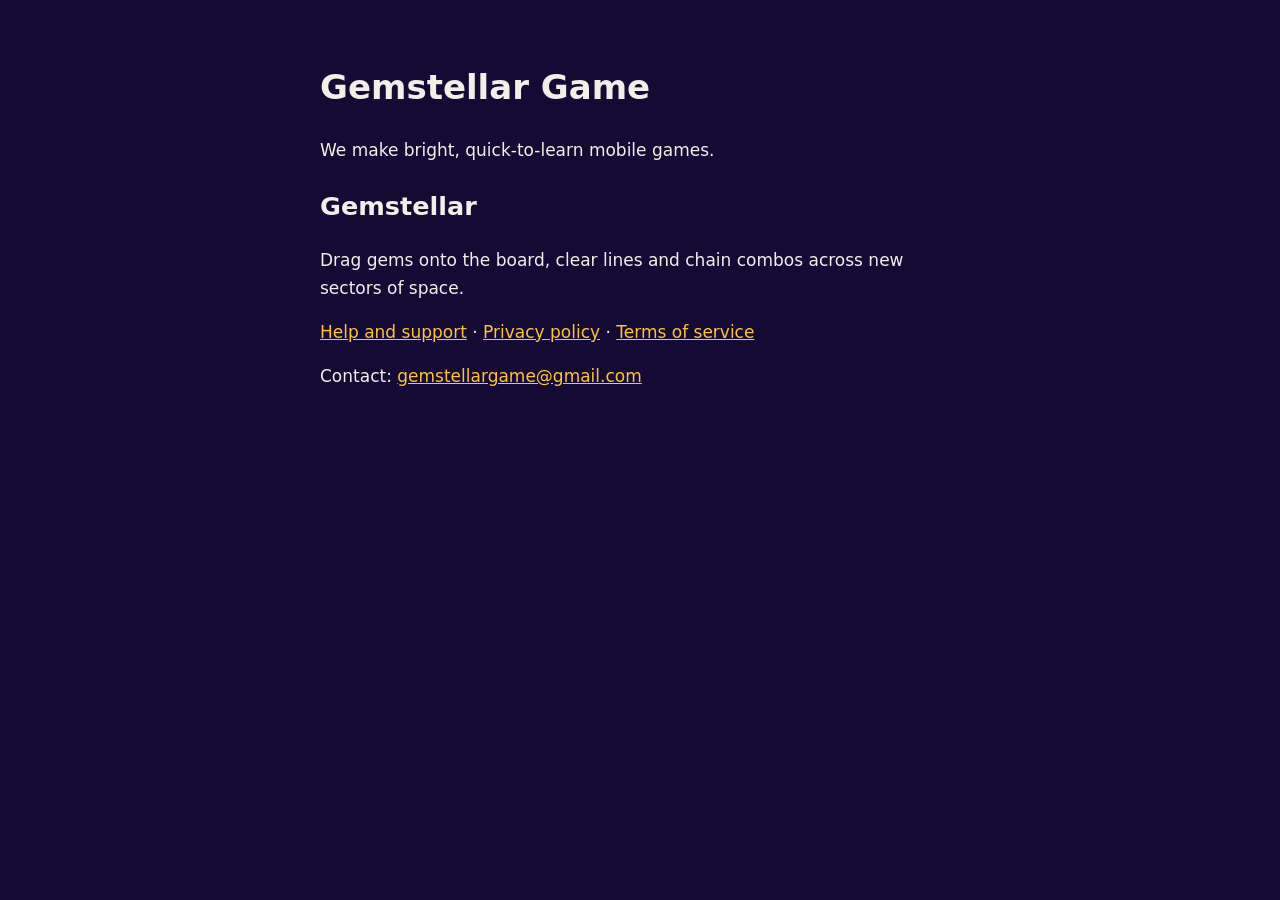
<file: index.html>
<!doctype html>
<html lang="en"><head><meta charset="utf-8"><meta name="viewport" content="width=device-width,initial-scale=1">
<title>Gemstellar Game</title>
<style>body{font:17px/1.6 -apple-system,system-ui,sans-serif;max-width:640px;margin:60px auto;padding:0 20px;background:#150A33;color:#F3EFE8}a{color:#FFC23E}h1{font-size:34px}</style></head>
<body>
<!-- Your company website. Apple wants a real public site on the same domain as your work email. -->
<h1>Gemstellar Game</h1>
<p>We make bright, quick-to-learn mobile games.</p>
<h2>Gemstellar</h2>
<p>Drag gems onto the board, clear lines and chain combos across new sectors of space.</p>
<p><a href="support.html">Help and support</a> · <a href="privacy-policy.html">Privacy policy</a> · <a href="terms.html">Terms of service</a></p>
<p>Contact: <a href="mailto:gemstellargame@gmail.com">gemstellargame@gmail.com</a></p>
</body></html>
</file>
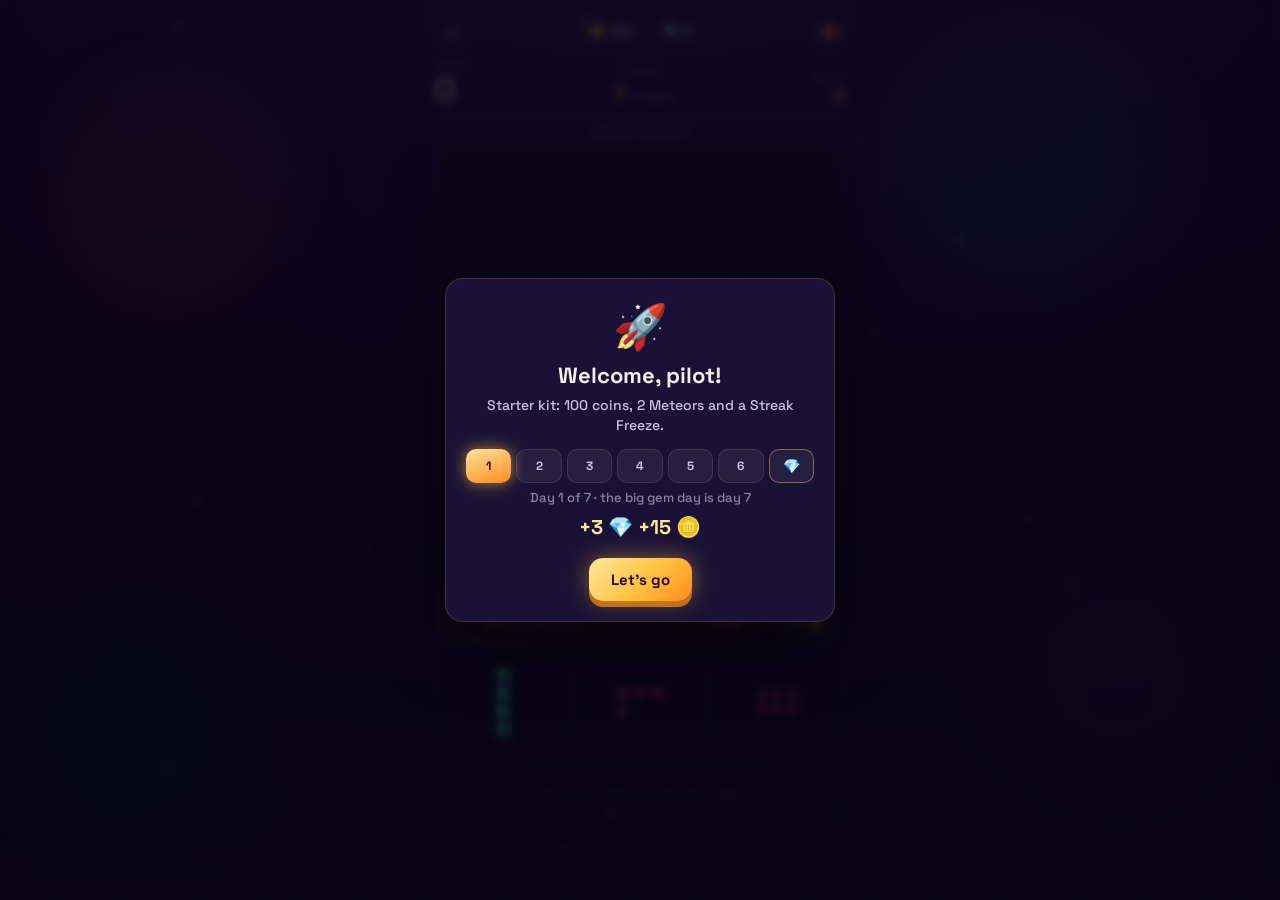
<file: play-e9e17b4be4/index.html>
<!doctype html>
<html lang="en">
  <head>
    <meta charset="utf-8" />
    <meta name="viewport" content="width=device-width, initial-scale=1, maximum-scale=1, user-scalable=no, viewport-fit=cover" />
    <meta name="theme-color" content="#150A33" />
    <meta name="color-scheme" content="dark" />
    <title>Gemstellar</title>
    <style>html,body{overscroll-behavior:none;background:#150a33;margin:0;padding:0}body{-webkit-user-select:none;user-select:none;-webkit-touch-callout:none;touch-action:manipulation}#root{min-height:100vh;min-height:100dvh}</style>
    <script type="module" crossorigin src="./assets/index-C3v4KTBB.js"></script>
    <link rel="stylesheet" crossorigin href="./assets/index-CJn8HR__.css">
  </head>
  <body>
    <div id="root"></div>
  </body>
</html>
</file>
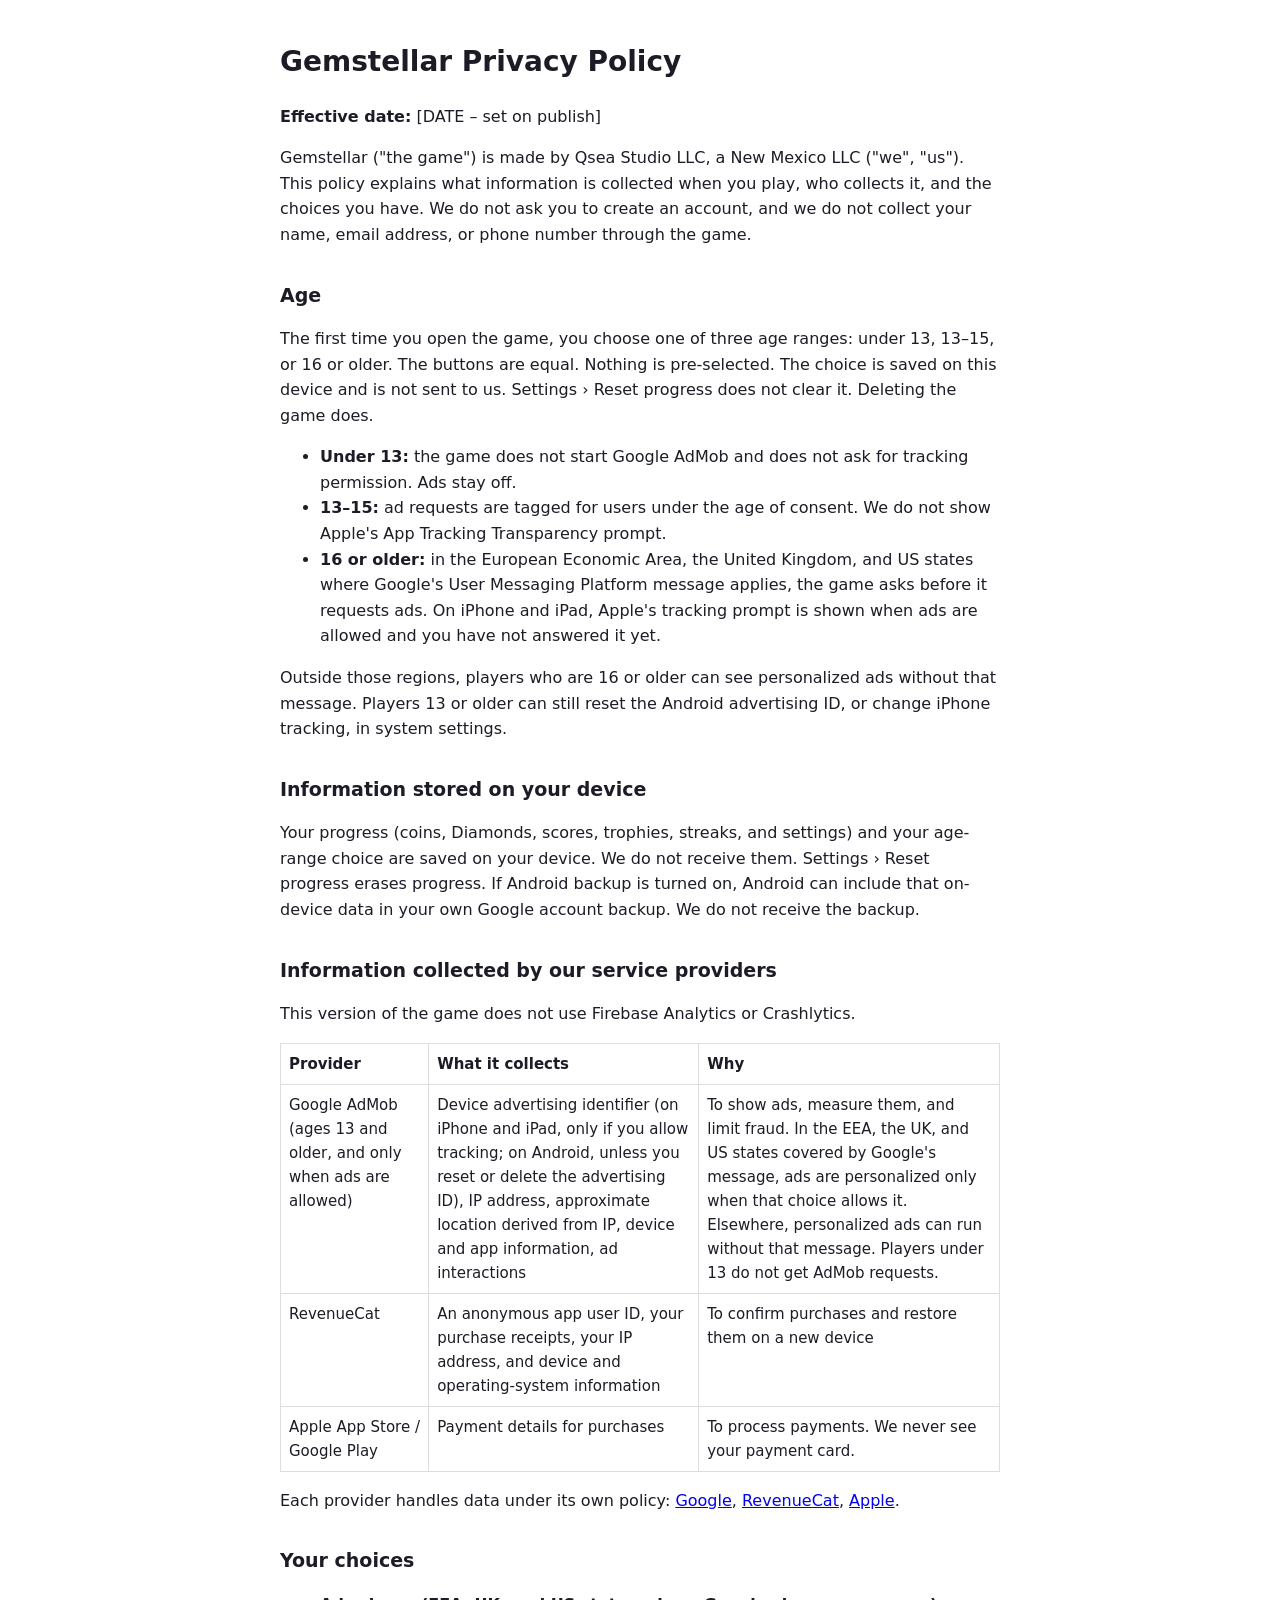
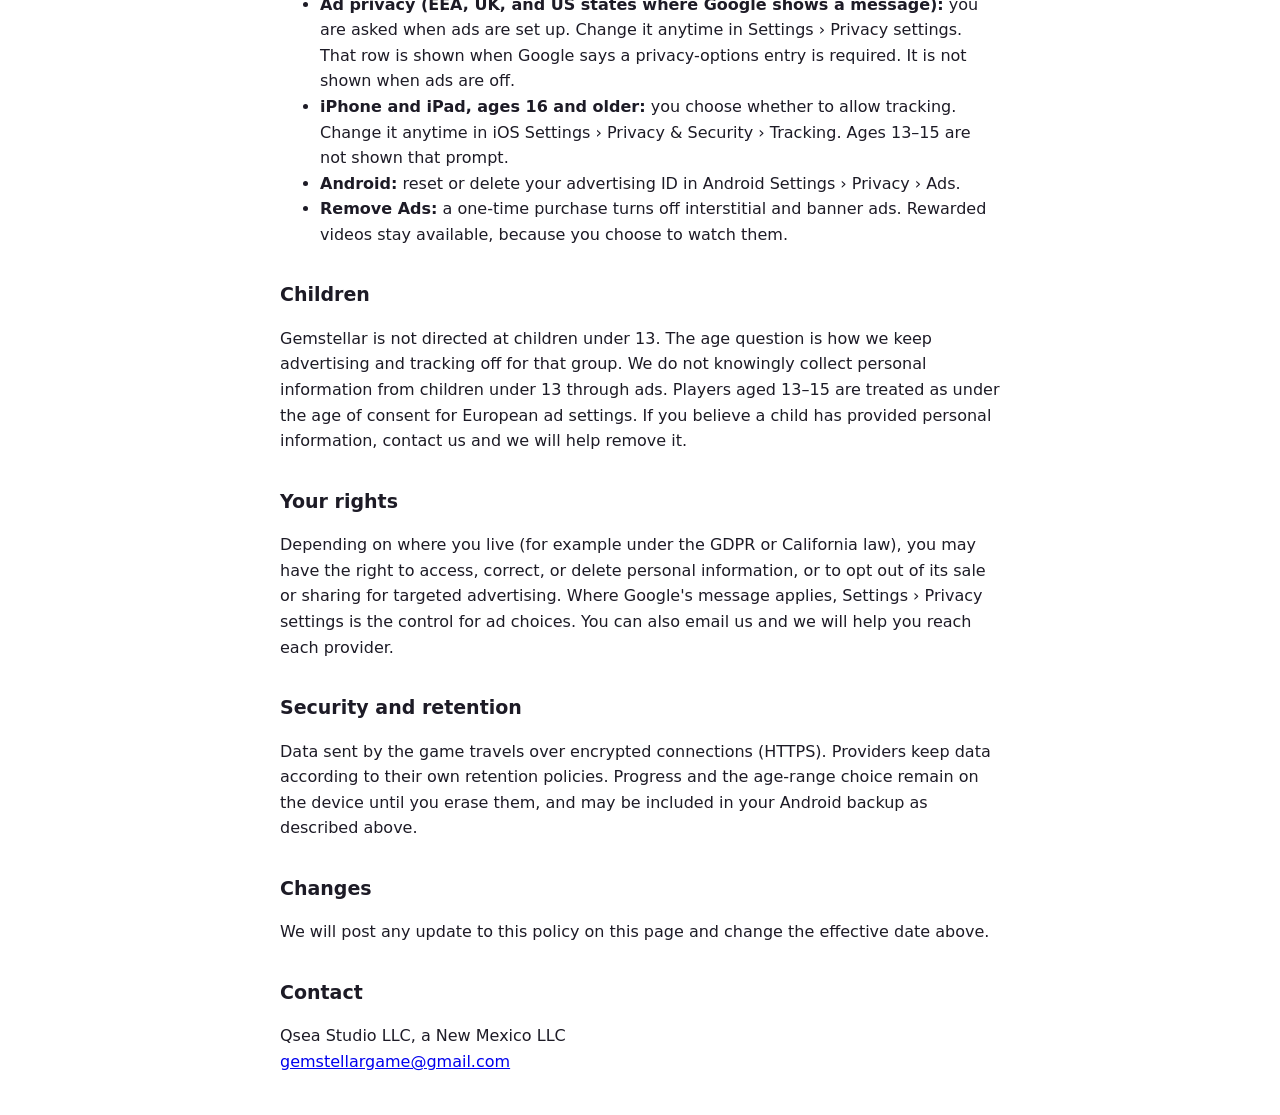
<file: privacy-policy.html>
<!doctype html>
<html lang="en"><head><meta charset="utf-8"><meta name="viewport" content="width=device-width,initial-scale=1">
<title>Gemstellar Privacy Policy</title>
<style>body{font:16px/1.6 -apple-system,system-ui,Segoe UI,Roboto,sans-serif;max-width:720px;margin:40px auto;padding:0 20px;color:#1d1b26}h1{font-size:28px}h2{font-size:19px;margin-top:32px}td,th{border:1px solid #ddd;padding:8px;text-align:left;vertical-align:top}table{border-collapse:collapse;width:100%;font-size:15px}</style></head>
<body>
<h1>Gemstellar Privacy Policy</h1>
<p><strong>Effective date:</strong> [DATE – set on publish]</p>
<p>Gemstellar ("the game") is made by Qsea Studio LLC, a New Mexico LLC ("we", "us"). This policy explains what information is collected when you play, who collects it, and the choices you have. We do not ask you to create an account, and we do not collect your name, email address, or phone number through the game.</p>

<h2>Age</h2>
<p>The first time you open the game, you choose one of three age ranges: under 13, 13–15, or 16 or older. The buttons are equal. Nothing is pre-selected. The choice is saved on this device and is not sent to us. Settings › Reset progress does not clear it. Deleting the game does.</p>
<ul>
<li><strong>Under 13:</strong> the game does not start Google AdMob and does not ask for tracking permission. Ads stay off.</li>
<li><strong>13–15:</strong> ad requests are tagged for users under the age of consent. We do not show Apple's App Tracking Transparency prompt.</li>
<li><strong>16 or older:</strong> in the European Economic Area, the United Kingdom, and US states where Google's User Messaging Platform message applies, the game asks before it requests ads. On iPhone and iPad, Apple's tracking prompt is shown when ads are allowed and you have not answered it yet.</li>
</ul>
<p>Outside those regions, players who are 16 or older can see personalized ads without that message. Players 13 or older can still reset the Android advertising ID, or change iPhone tracking, in system settings.</p>

<h2>Information stored on your device</h2>
<p>Your progress (coins, Diamonds, scores, trophies, streaks, and settings) and your age-range choice are saved on your device. We do not receive them. Settings › Reset progress erases progress. If Android backup is turned on, Android can include that on-device data in your own Google account backup. We do not receive the backup.</p>

<h2>Information collected by our service providers</h2>
<p>This version of the game does not use Firebase Analytics or Crashlytics.</p>
<table>
<tr><th>Provider</th><th>What it collects</th><th>Why</th></tr>
<tr><td>Google AdMob (ages 13 and older, and only when ads are allowed)</td><td>Device advertising identifier (on iPhone and iPad, only if you allow tracking; on Android, unless you reset or delete the advertising ID), IP address, approximate location derived from IP, device and app information, ad interactions</td><td>To show ads, measure them, and limit fraud. In the EEA, the UK, and US states covered by Google's message, ads are personalized only when that choice allows it. Elsewhere, personalized ads can run without that message. Players under 13 do not get AdMob requests.</td></tr>
<tr><td>RevenueCat</td><td>An anonymous app user ID, your purchase receipts, your IP address, and device and operating-system information</td><td>To confirm purchases and restore them on a new device</td></tr>
<tr><td>Apple App Store / Google Play</td><td>Payment details for purchases</td><td>To process payments. We never see your payment card.</td></tr>
</table>
<p>Each provider handles data under its own policy: <a href="https://policies.google.com/privacy">Google</a>, <a href="https://www.revenuecat.com/privacy">RevenueCat</a>, <a href="https://www.apple.com/legal/privacy/">Apple</a>.</p>

<h2>Your choices</h2>
<ul>
<li><strong>Ad privacy (EEA, UK, and US states where Google shows a message):</strong> you are asked when ads are set up. Change it anytime in Settings › Privacy settings. That row is shown when Google says a privacy-options entry is required. It is not shown when ads are off.</li>
<li><strong>iPhone and iPad, ages 16 and older:</strong> you choose whether to allow tracking. Change it anytime in iOS Settings › Privacy &amp; Security › Tracking. Ages 13–15 are not shown that prompt.</li>
<li><strong>Android:</strong> reset or delete your advertising ID in Android Settings › Privacy › Ads.</li>
<li><strong>Remove Ads:</strong> a one-time purchase turns off interstitial and banner ads. Rewarded videos stay available, because you choose to watch them.</li>
</ul>

<h2>Children</h2>
<p>Gemstellar is not directed at children under 13. The age question is how we keep advertising and tracking off for that group. We do not knowingly collect personal information from children under 13 through ads. Players aged 13–15 are treated as under the age of consent for European ad settings. If you believe a child has provided personal information, contact us and we will help remove it.</p>

<h2>Your rights</h2>
<p>Depending on where you live (for example under the GDPR or California law), you may have the right to access, correct, or delete personal information, or to opt out of its sale or sharing for targeted advertising. Where Google's message applies, Settings › Privacy settings is the control for ad choices. You can also email us and we will help you reach each provider.</p>

<h2>Security and retention</h2>
<p>Data sent by the game travels over encrypted connections (HTTPS). Providers keep data according to their own retention policies. Progress and the age-range choice remain on the device until you erase them, and may be included in your Android backup as described above.</p>

<h2>Changes</h2>
<p>We will post any update to this policy on this page and change the effective date above.</p>

<h2>Contact</h2>
<p>Qsea Studio LLC, a New Mexico LLC<br><a href="mailto:gemstellargame@gmail.com">gemstellargame@gmail.com</a></p>
</body></html>
</file>
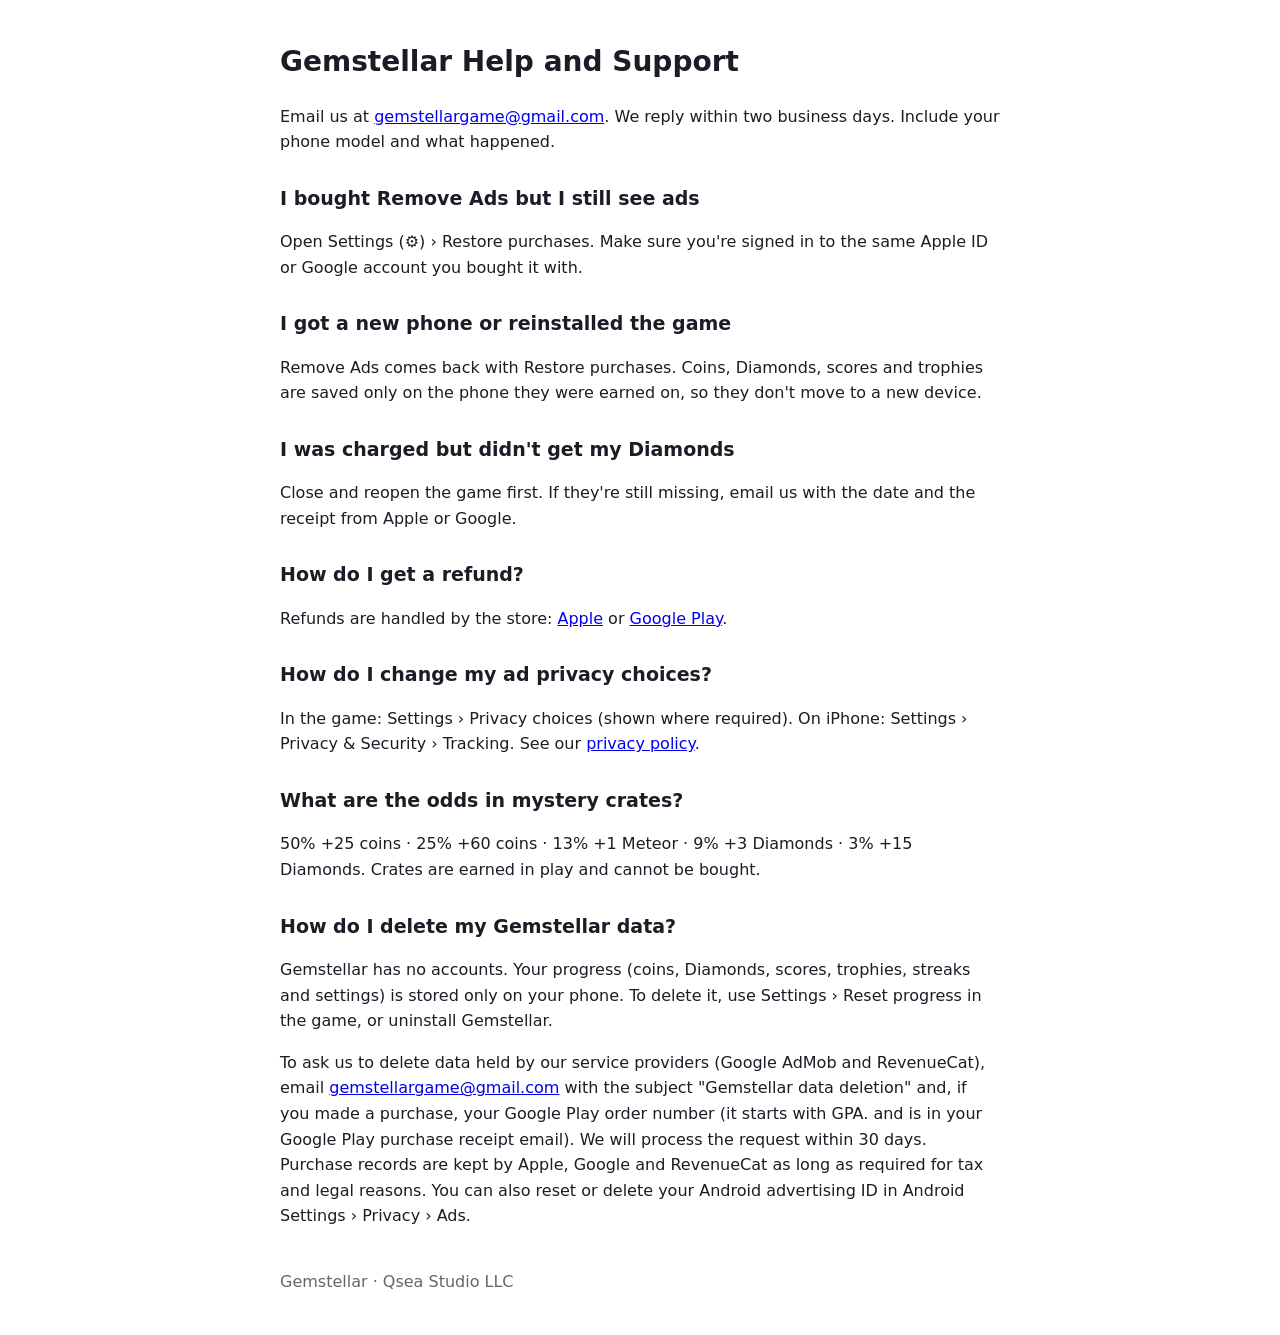
<file: support.html>
<!doctype html>
<html lang="en"><head><meta charset="utf-8"><meta name="viewport" content="width=device-width,initial-scale=1">
<title>Gemstellar Help and Support</title>
<style>body{font:16px/1.6 -apple-system,system-ui,Segoe UI,Roboto,sans-serif;max-width:720px;margin:40px auto;padding:0 20px;color:#1d1b26}h1{font-size:28px}h2{font-size:19px;margin-top:28px}</style></head>
<body>
<!-- REPLACE every [BRACKETED] value before publishing. -->
<h1>Gemstellar Help and Support</h1>
<p>Email us at <a href="mailto:gemstellargame@gmail.com">gemstellargame@gmail.com</a>. We reply within two business days. Include your phone model and what happened.</p>

<h2>I bought Remove Ads but I still see ads</h2>
<p>Open Settings (⚙️) › Restore purchases. Make sure you're signed in to the same Apple ID or Google account you bought it with.</p>

<h2>I got a new phone or reinstalled the game</h2>
<p>Remove Ads comes back with Restore purchases. Coins, Diamonds, scores and trophies are saved only on the phone they were earned on, so they don't move to a new device.</p>

<h2>I was charged but didn't get my Diamonds</h2>
<p>Close and reopen the game first. If they're still missing, email us with the date and the receipt from Apple or Google.</p>

<h2>How do I get a refund?</h2>
<p>Refunds are handled by the store: <a href="https://reportaproblem.apple.com">Apple</a> or <a href="https://support.google.com/googleplay/answer/2479637">Google Play</a>.</p>

<h2>How do I change my ad privacy choices?</h2>
<p>In the game: Settings › Privacy choices (shown where required). On iPhone: Settings › Privacy & Security › Tracking. See our <a href="privacy-policy.html">privacy policy</a>.</p>

<h2>What are the odds in mystery crates?</h2>
<p>50% +25 coins · 25% +60 coins · 13% +1 Meteor · 9% +3 Diamonds · 3% +15 Diamonds. Crates are earned in play and cannot be bought.</p>

<h2 id="delete-data">How do I delete my Gemstellar data?</h2>
<p>Gemstellar has no accounts. Your progress (coins, Diamonds, scores, trophies, streaks and settings) is stored only on your phone. To delete it, use Settings › Reset progress in the game, or uninstall Gemstellar.</p>
<p>To ask us to delete data held by our service providers (Google AdMob and RevenueCat), email <a href="mailto:gemstellargame@gmail.com?subject=Gemstellar%20data%20deletion">gemstellargame@gmail.com</a> with the subject "Gemstellar data deletion" and, if you made a purchase, your Google Play order number (it starts with GPA. and is in your Google Play purchase receipt email). We will process the request within 30 days. Purchase records are kept by Apple, Google and RevenueCat as long as required for tax and legal reasons. You can also reset or delete your Android advertising ID in Android Settings › Privacy › Ads.</p>

<p style="margin-top:40px;color:#666">Gemstellar · Qsea Studio LLC</p>
</body></html>
</file>
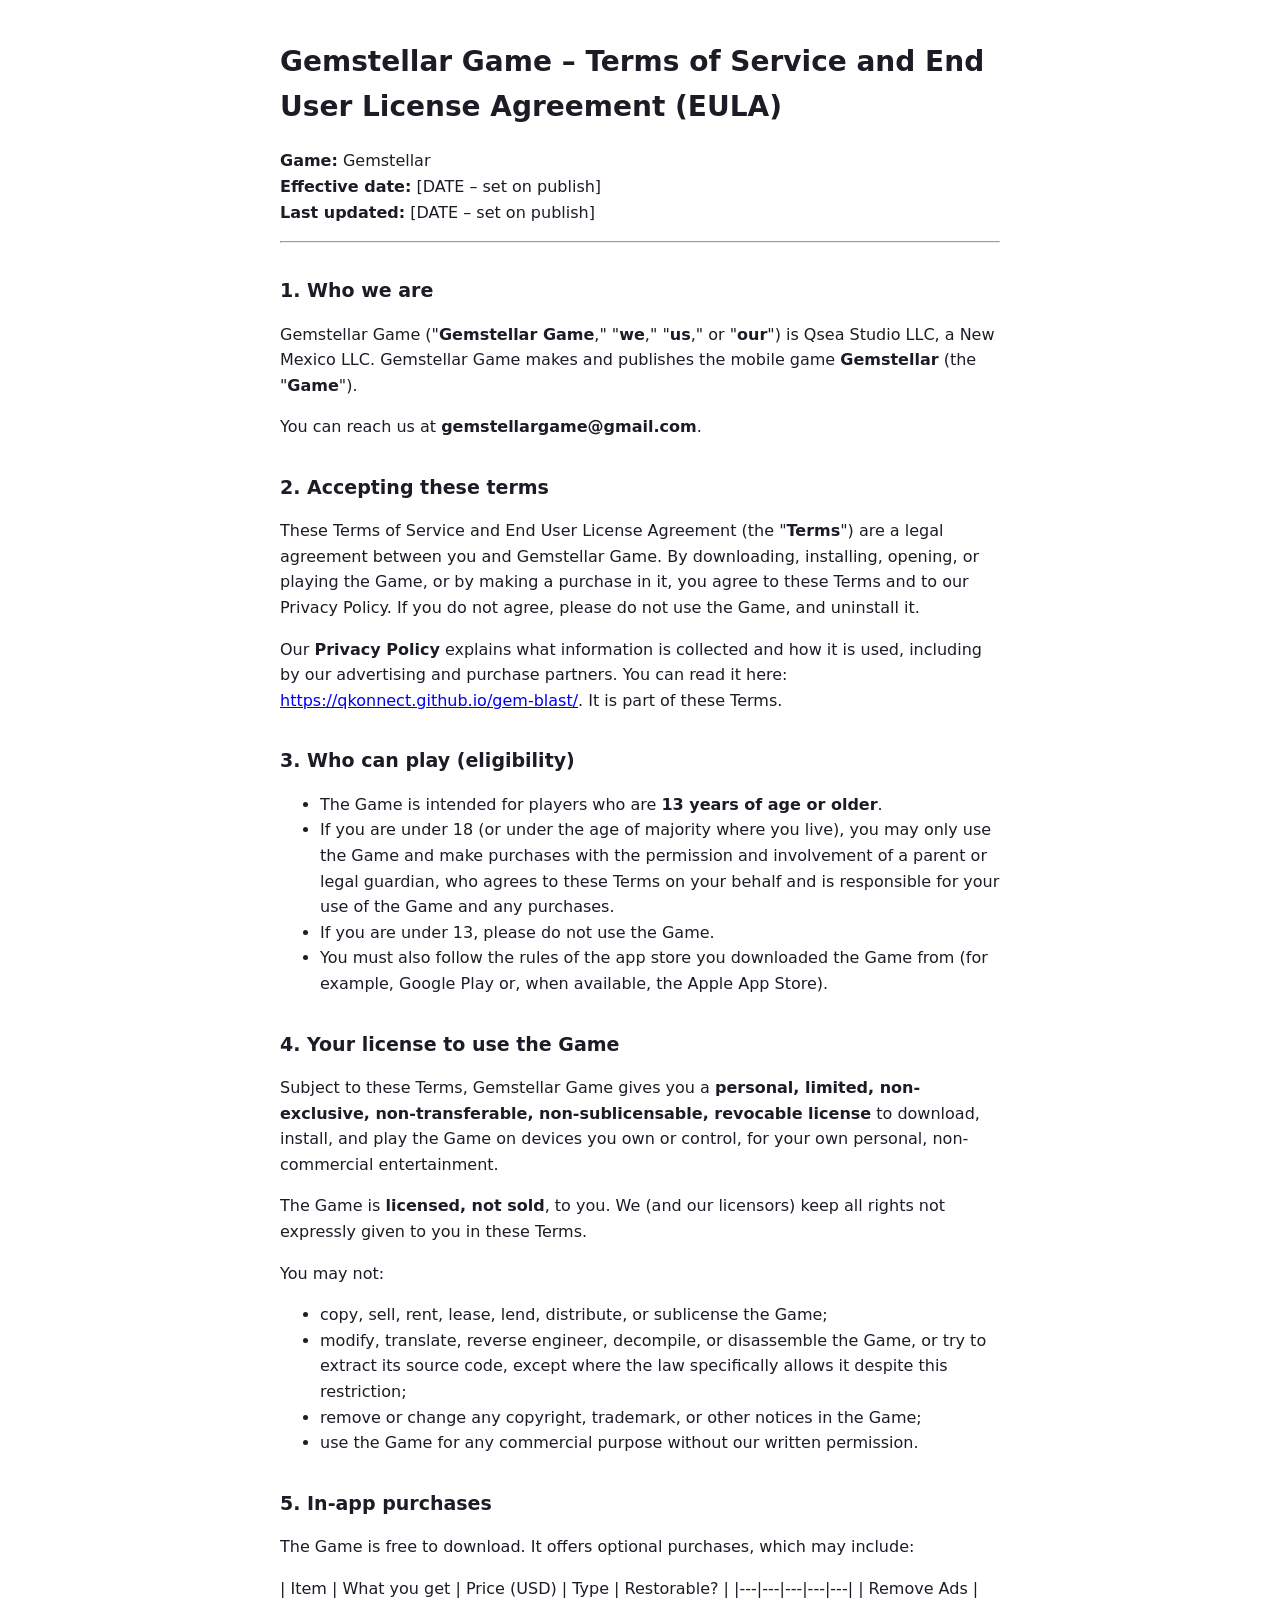
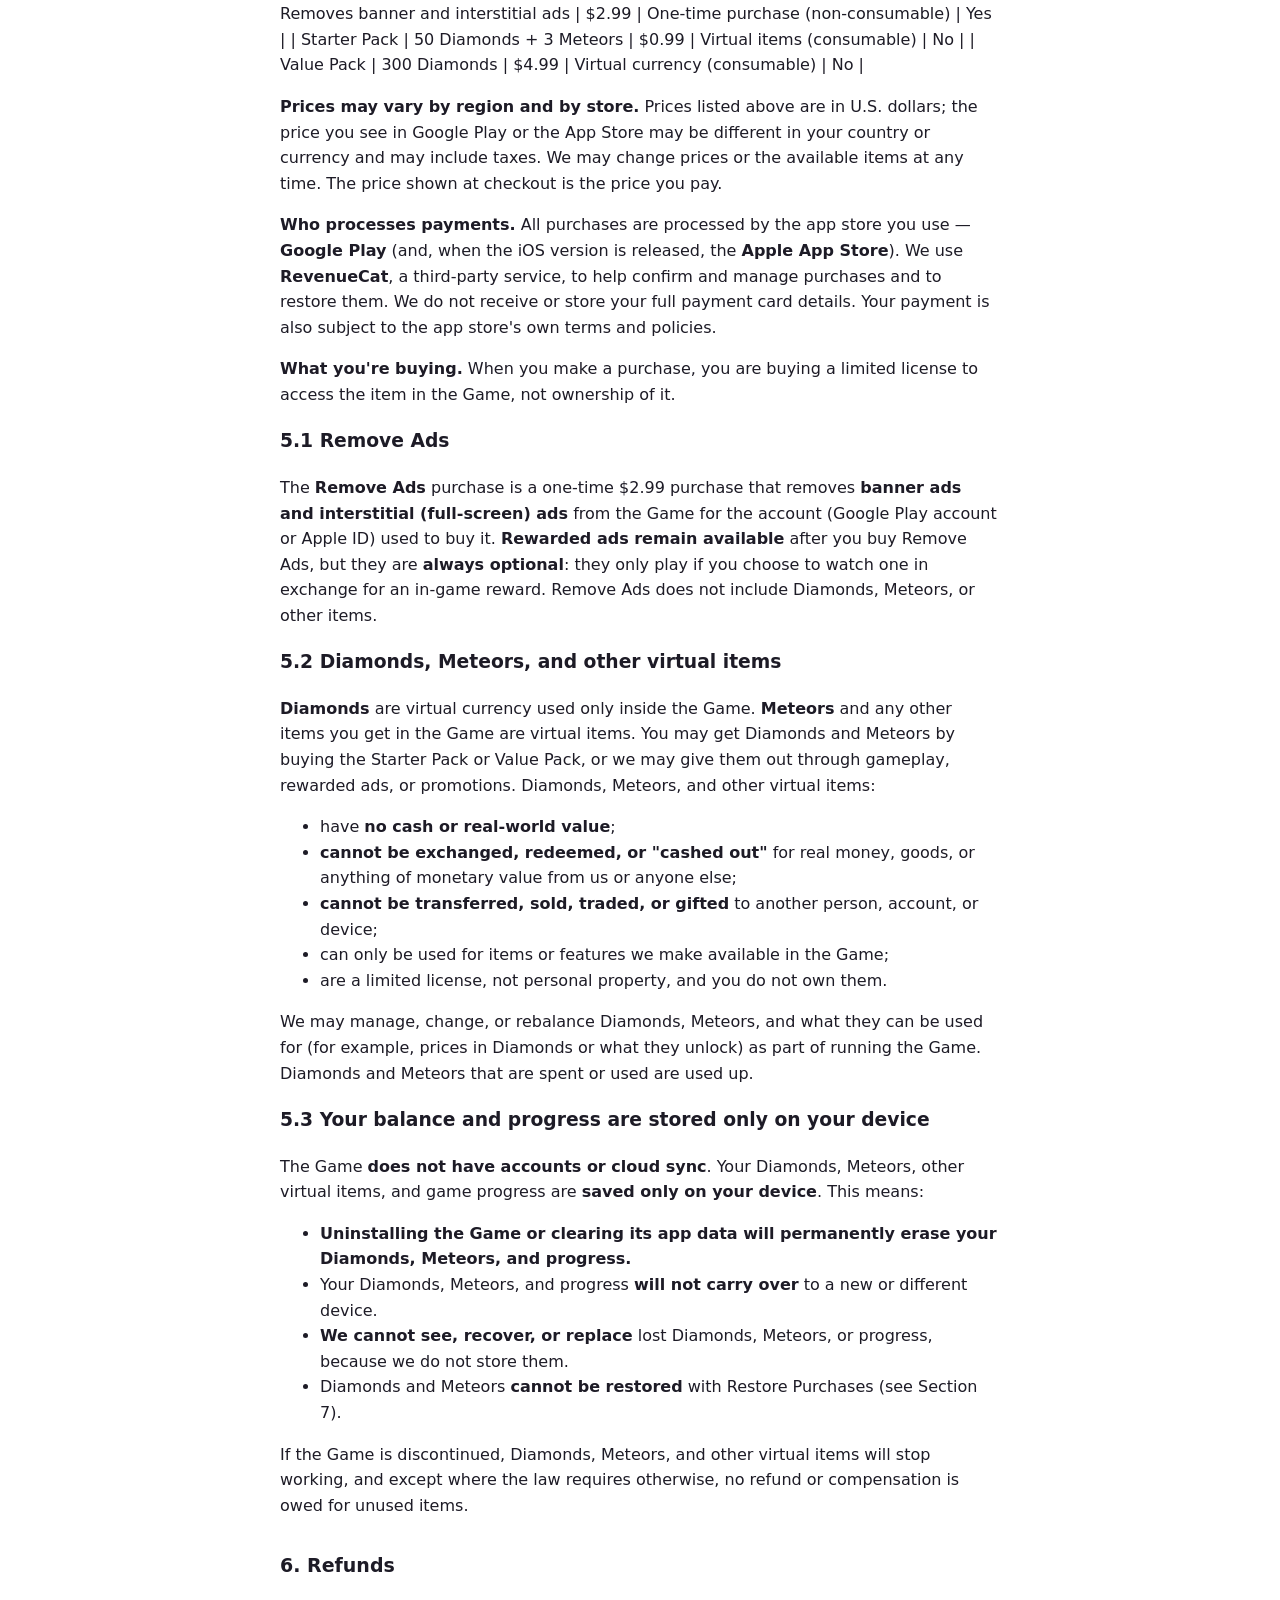
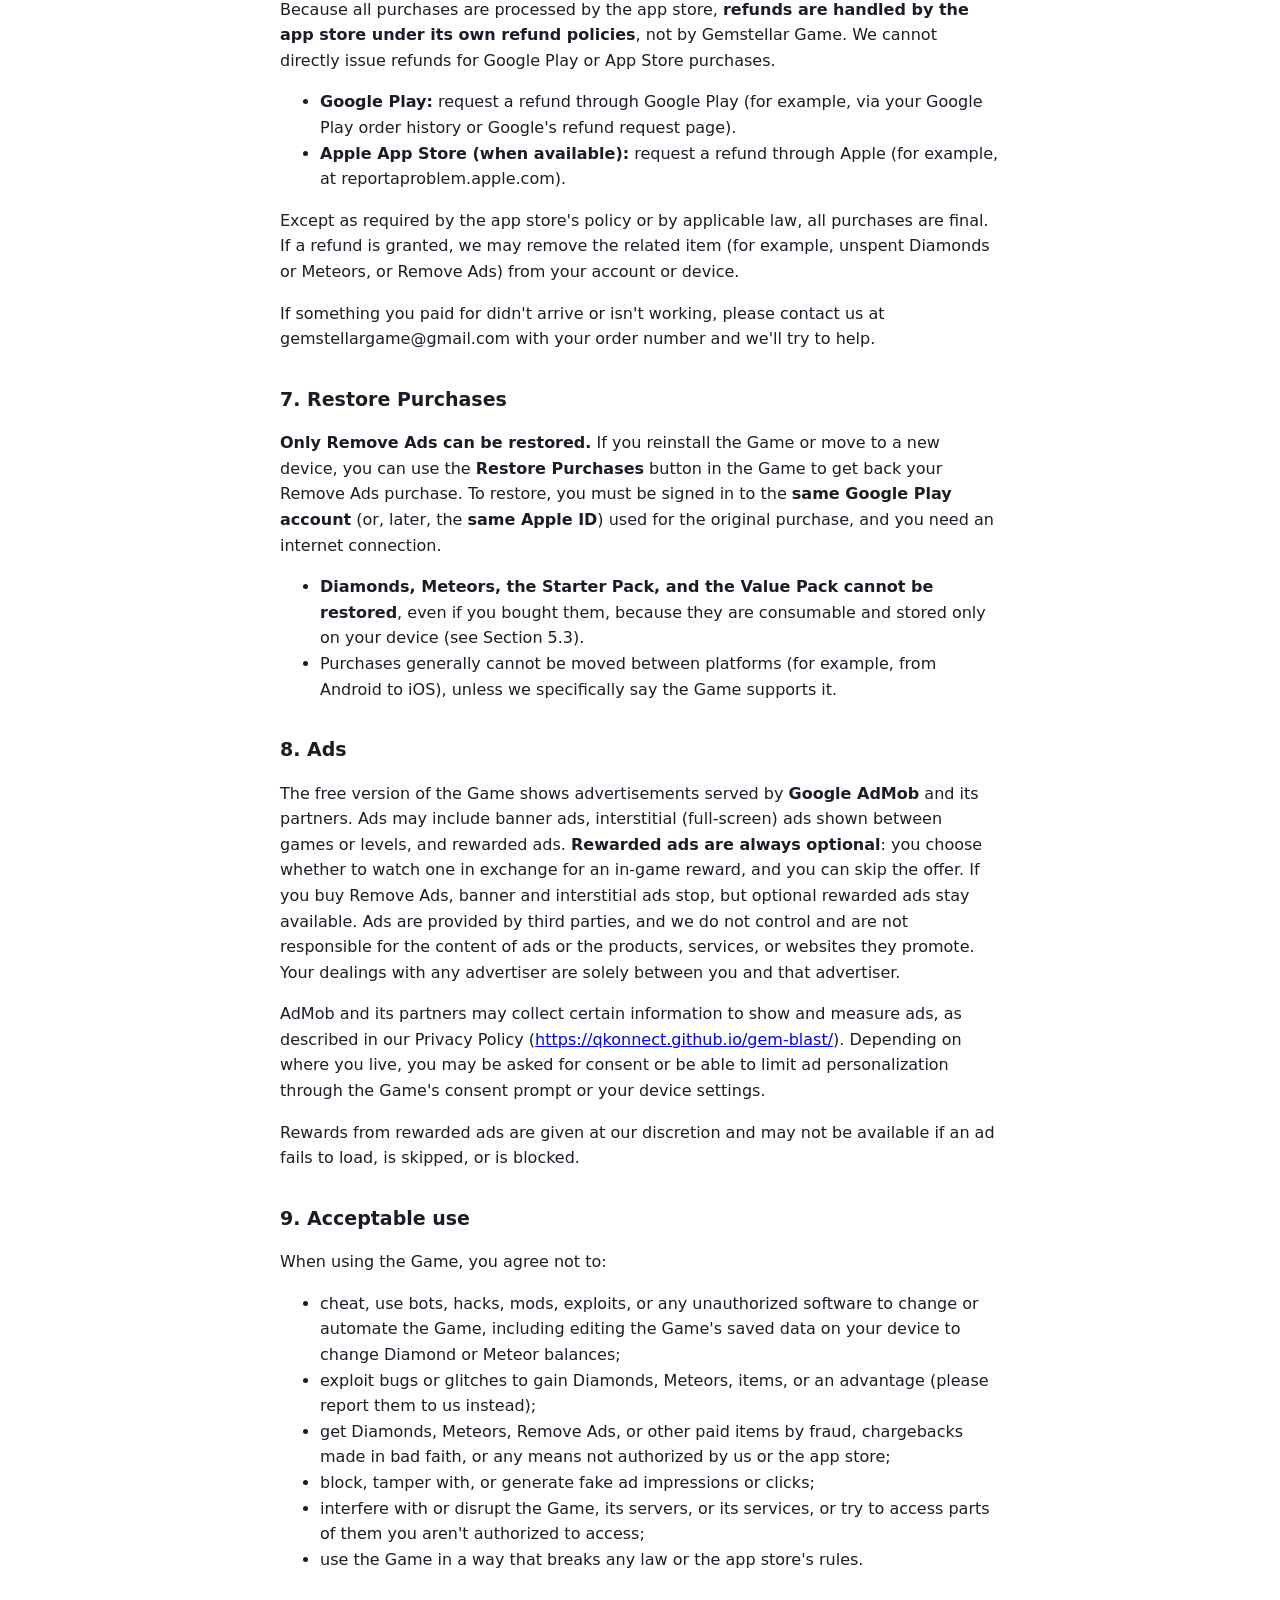
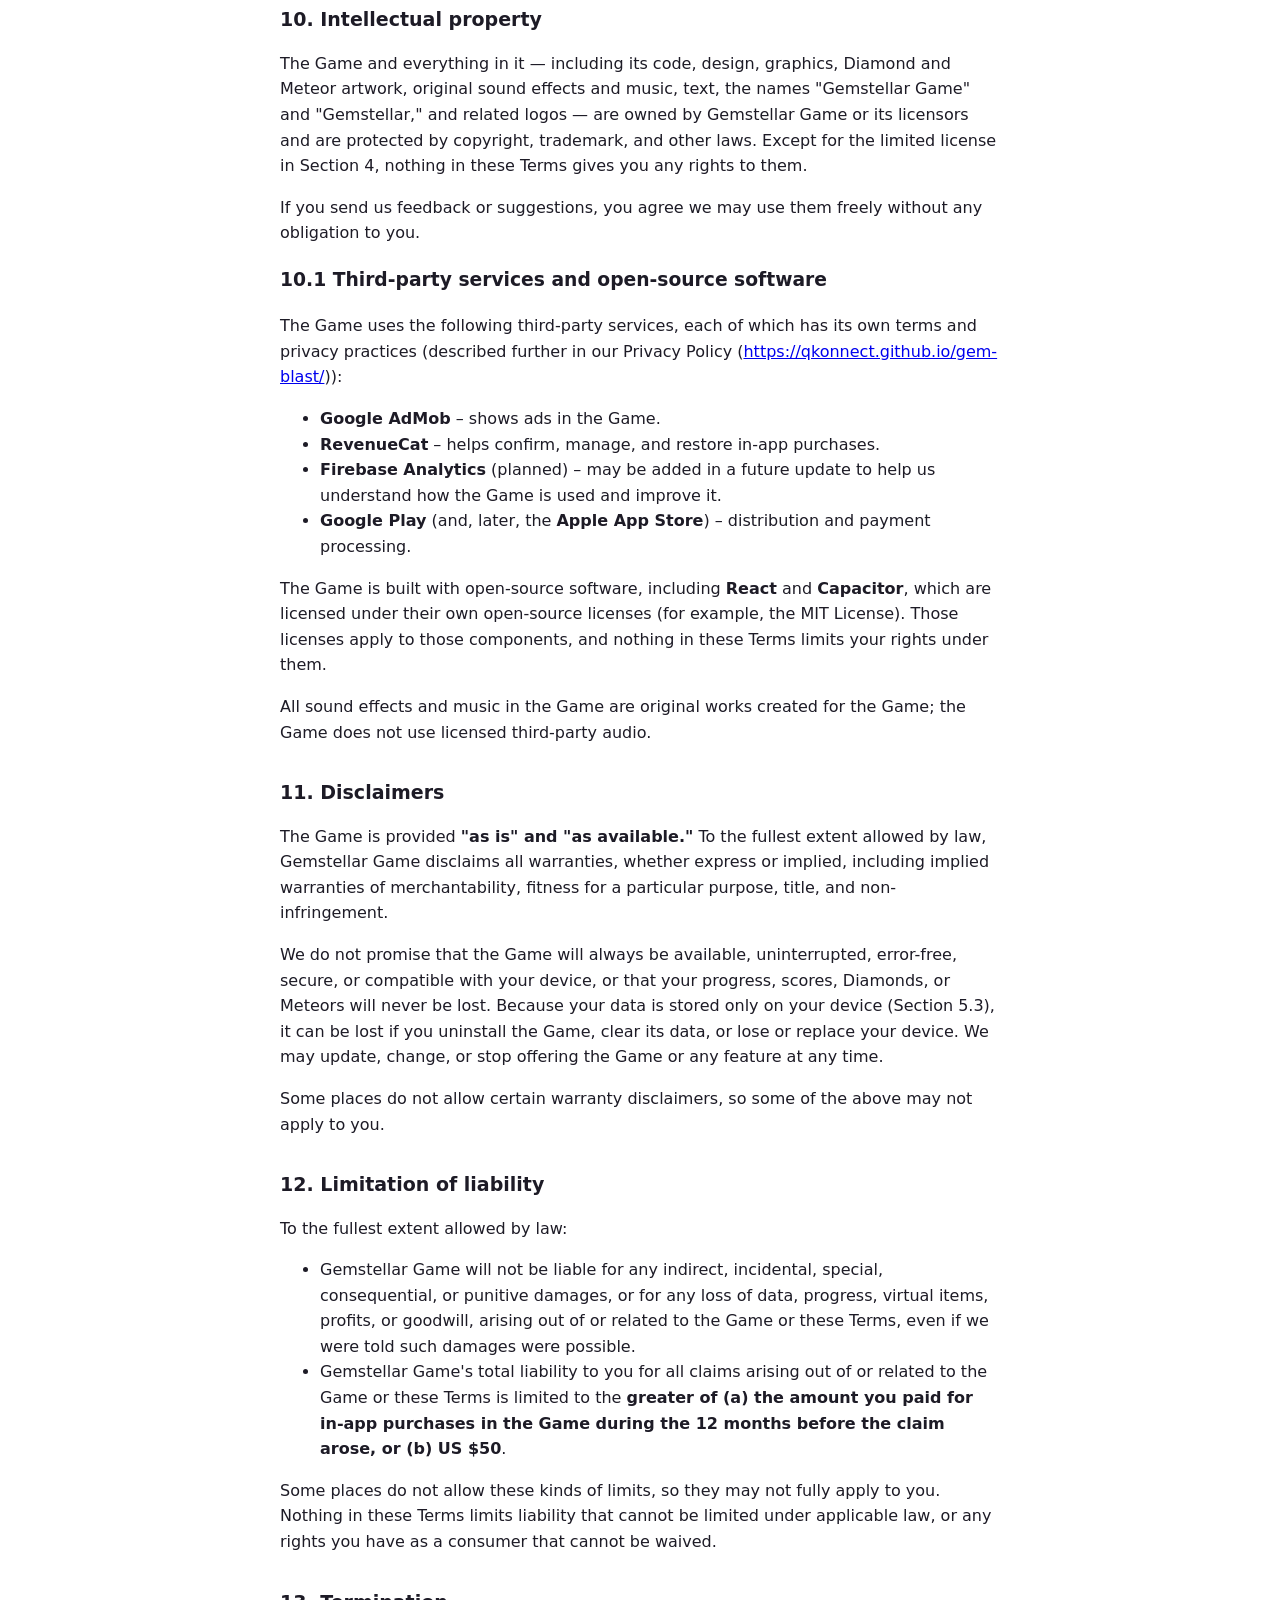
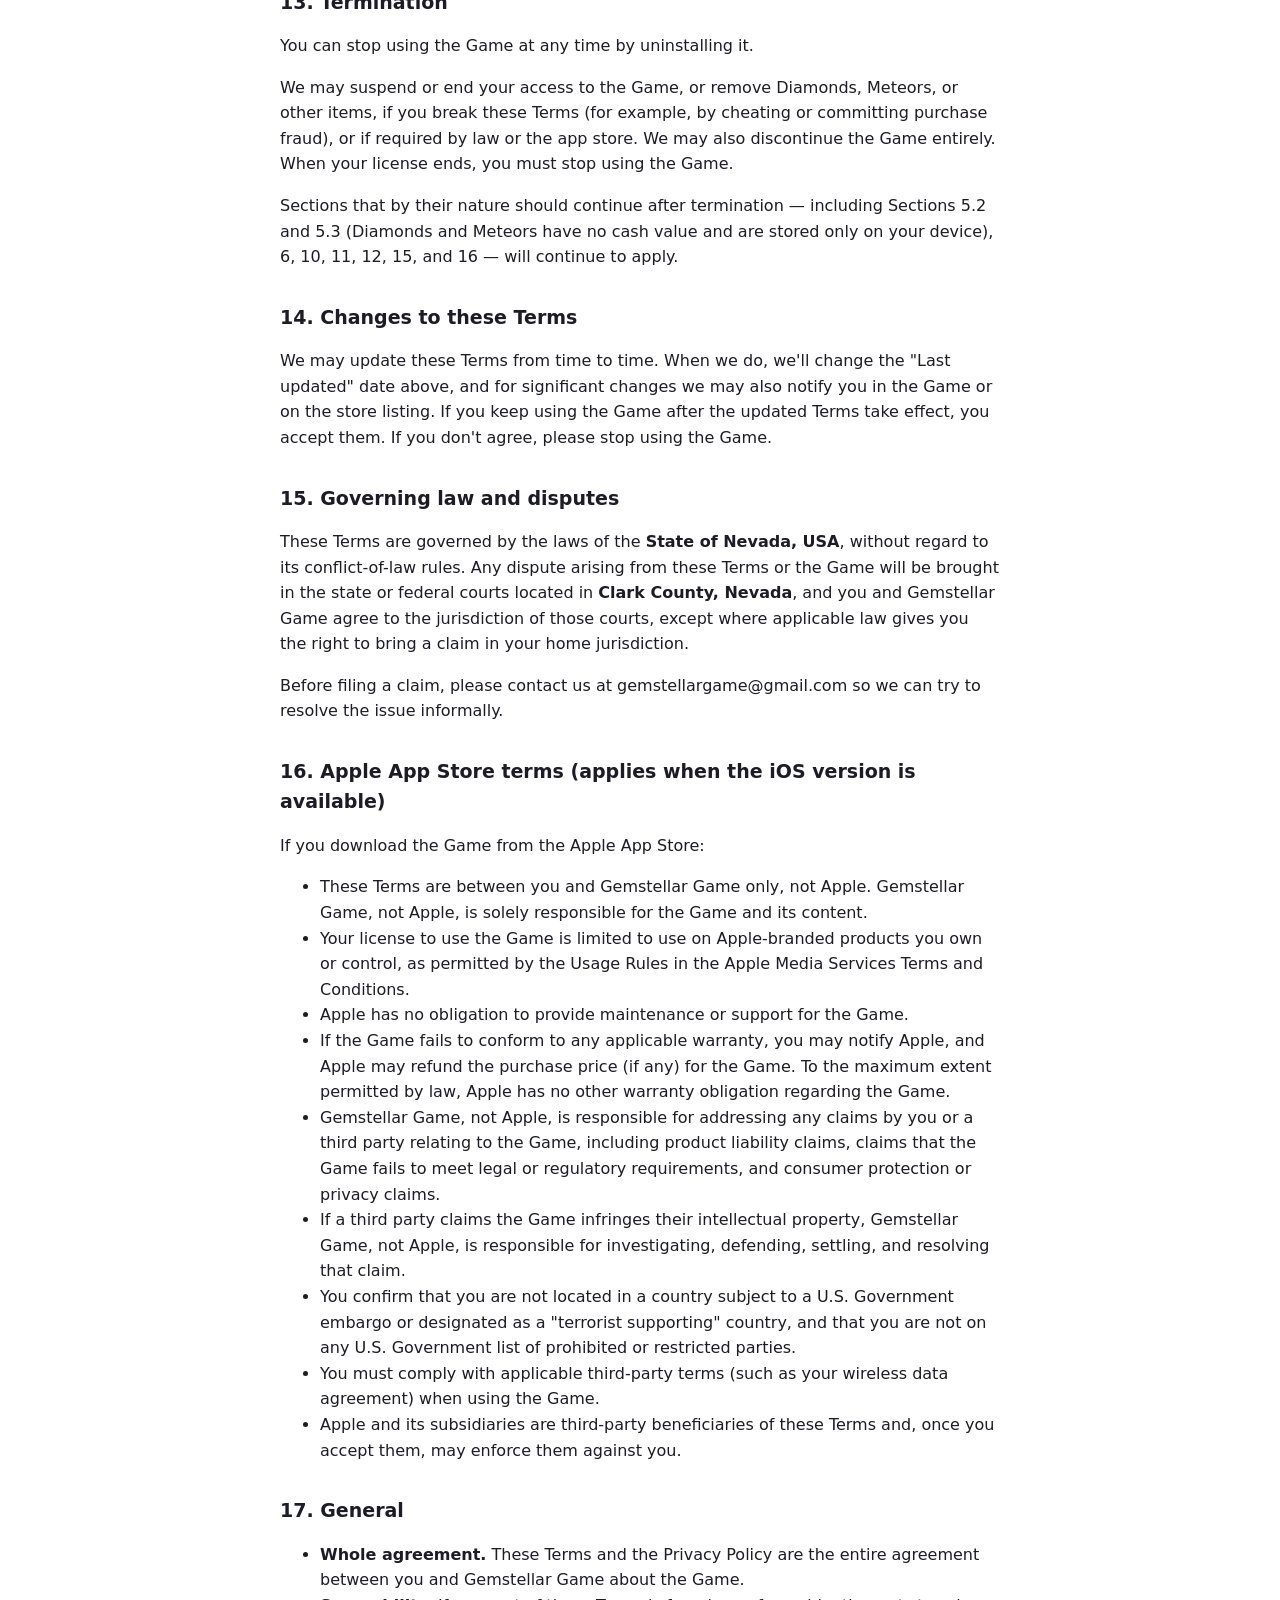
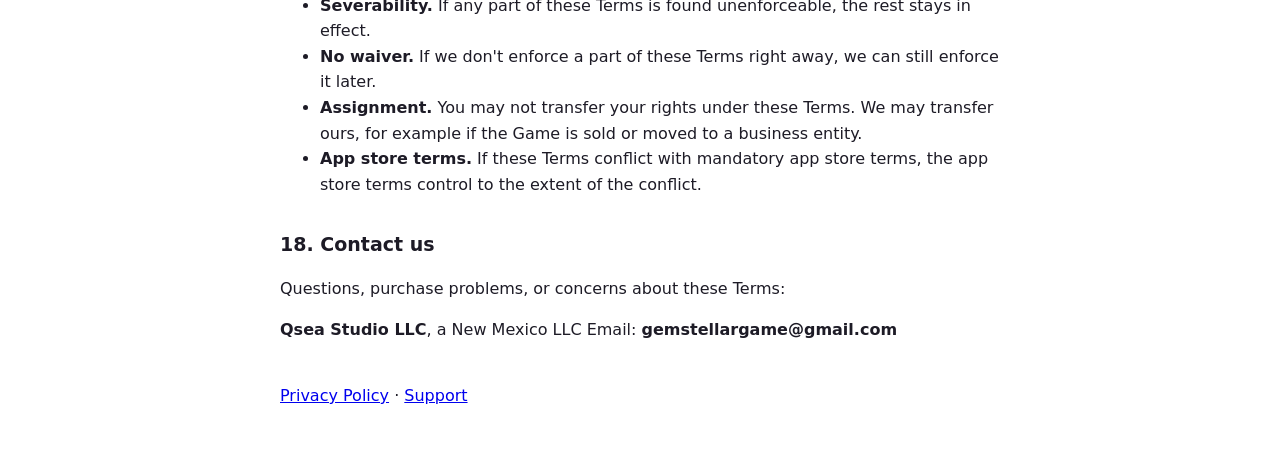
<file: terms.html>
<!doctype html>
<html lang="en"><head><meta charset="utf-8"><meta name="viewport" content="width=device-width,initial-scale=1">
<title>Gemstellar Terms of Service</title>
<style>body{font:16px/1.6 -apple-system,system-ui,Segoe UI,Roboto,sans-serif;max-width:720px;margin:40px auto;padding:0 20px;color:#1d1b26}h1{font-size:28px}h2{font-size:19px;margin-top:32px}td,th{border:1px solid #ddd;padding:8px;text-align:left;vertical-align:top}table{border-collapse:collapse;width:100%;font-size:15px}</style></head>
<body>
<h1>Gemstellar Game – Terms of Service and End User License Agreement (EULA)</h1>
<p><strong>Game:</strong> Gemstellar<br />
<strong>Effective date:</strong> [DATE – set on publish]<br />
<strong>Last updated:</strong> [DATE – set on publish]</p>
<hr />
<h2>1. Who we are</h2>
<p>Gemstellar Game ("<strong>Gemstellar Game</strong>," "<strong>we</strong>," "<strong>us</strong>," or "<strong>our</strong>") is Qsea Studio LLC, a New Mexico LLC. Gemstellar Game makes and publishes the mobile game <strong>Gemstellar</strong> (the "<strong>Game</strong>").</p>
<p>You can reach us at <strong>gemstellargame@gmail.com</strong>.</p>
<h2>2. Accepting these terms</h2>
<p>These Terms of Service and End User License Agreement (the "<strong>Terms</strong>") are a legal agreement between you and Gemstellar Game. By downloading, installing, opening, or playing the Game, or by making a purchase in it, you agree to these Terms and to our Privacy Policy. If you do not agree, please do not use the Game, and uninstall it.</p>
<p>Our <strong>Privacy Policy</strong> explains what information is collected and how it is used, including by our advertising and purchase partners. You can read it here: <a href="https://qkonnect.github.io/gem-blast/">https://qkonnect.github.io/gem-blast/</a>. It is part of these Terms.</p>
<h2>3. Who can play (eligibility)</h2>
<ul>
<li>The Game is intended for players who are <strong>13 years of age or older</strong>.</li>
<li>If you are under 18 (or under the age of majority where you live), you may only use the Game and make purchases with the permission and involvement of a parent or legal guardian, who agrees to these Terms on your behalf and is responsible for your use of the Game and any purchases.</li>
<li>If you are under 13, please do not use the Game.</li>
<li>You must also follow the rules of the app store you downloaded the Game from (for example, Google Play or, when available, the Apple App Store).</li>
</ul>
<h2>4. Your license to use the Game</h2>
<p>Subject to these Terms, Gemstellar Game gives you a <strong>personal, limited, non-exclusive, non-transferable, non-sublicensable, revocable license</strong> to download, install, and play the Game on devices you own or control, for your own personal, non-commercial entertainment.</p>
<p>The Game is <strong>licensed, not sold</strong>, to you. We (and our licensors) keep all rights not expressly given to you in these Terms.</p>
<p>You may not:</p>
<ul>
<li>copy, sell, rent, lease, lend, distribute, or sublicense the Game;</li>
<li>modify, translate, reverse engineer, decompile, or disassemble the Game, or try to extract its source code, except where the law specifically allows it despite this restriction;</li>
<li>remove or change any copyright, trademark, or other notices in the Game;</li>
<li>use the Game for any commercial purpose without our written permission.</li>
</ul>
<h2>5. In-app purchases</h2>
<p>The Game is free to download. It offers optional purchases, which may include:</p>
<p>| Item | What you get | Price (USD) | Type | Restorable? |
|---|---|---|---|---|
| Remove Ads | Removes banner and interstitial ads | $2.99 | One-time purchase (non-consumable) | Yes |
| Starter Pack | 50 Diamonds + 3 Meteors | $0.99 | Virtual items (consumable) | No |
| Value Pack | 300 Diamonds | $4.99 | Virtual currency (consumable) | No |</p>
<p><strong>Prices may vary by region and by store.</strong> Prices listed above are in U.S. dollars; the price you see in Google Play or the App Store may be different in your country or currency and may include taxes. We may change prices or the available items at any time. The price shown at checkout is the price you pay.</p>
<p><strong>Who processes payments.</strong> All purchases are processed by the app store you use — <strong>Google Play</strong> (and, when the iOS version is released, the <strong>Apple App Store</strong>). We use <strong>RevenueCat</strong>, a third-party service, to help confirm and manage purchases and to restore them. We do not receive or store your full payment card details. Your payment is also subject to the app store's own terms and policies.</p>
<p><strong>What you're buying.</strong> When you make a purchase, you are buying a limited license to access the item in the Game, not ownership of it.</p>
<h3>5.1 Remove Ads</h3>
<p>The <strong>Remove Ads</strong> purchase is a one-time $2.99 purchase that removes <strong>banner ads and interstitial (full-screen) ads</strong> from the Game for the account (Google Play account or Apple ID) used to buy it. <strong>Rewarded ads remain available</strong> after you buy Remove Ads, but they are <strong>always optional</strong>: they only play if you choose to watch one in exchange for an in-game reward. Remove Ads does not include Diamonds, Meteors, or other items.</p>
<h3>5.2 Diamonds, Meteors, and other virtual items</h3>
<p><strong>Diamonds</strong> are virtual currency used only inside the Game. <strong>Meteors</strong> and any other items you get in the Game are virtual items. You may get Diamonds and Meteors by buying the Starter Pack or Value Pack, or we may give them out through gameplay, rewarded ads, or promotions. Diamonds, Meteors, and other virtual items:</p>
<ul>
<li>have <strong>no cash or real-world value</strong>;</li>
<li><strong>cannot be exchanged, redeemed, or "cashed out"</strong> for real money, goods, or anything of monetary value from us or anyone else;</li>
<li><strong>cannot be transferred, sold, traded, or gifted</strong> to another person, account, or device;</li>
<li>can only be used for items or features we make available in the Game;</li>
<li>are a limited license, not personal property, and you do not own them.</li>
</ul>
<p>We may manage, change, or rebalance Diamonds, Meteors, and what they can be used for (for example, prices in Diamonds or what they unlock) as part of running the Game. Diamonds and Meteors that are spent or used are used up.</p>
<h3>5.3 Your balance and progress are stored only on your device</h3>
<p>The Game <strong>does not have accounts or cloud sync</strong>. Your Diamonds, Meteors, other virtual items, and game progress are <strong>saved only on your device</strong>. This means:</p>
<ul>
<li><strong>Uninstalling the Game or clearing its app data will permanently erase your Diamonds, Meteors, and progress.</strong></li>
<li>Your Diamonds, Meteors, and progress <strong>will not carry over</strong> to a new or different device.</li>
<li><strong>We cannot see, recover, or replace</strong> lost Diamonds, Meteors, or progress, because we do not store them.</li>
<li>Diamonds and Meteors <strong>cannot be restored</strong> with Restore Purchases (see Section 7).</li>
</ul>
<p>If the Game is discontinued, Diamonds, Meteors, and other virtual items will stop working, and except where the law requires otherwise, no refund or compensation is owed for unused items.</p>
<h2>6. Refunds</h2>
<p>Because all purchases are processed by the app store, <strong>refunds are handled by the app store under its own refund policies</strong>, not by Gemstellar Game. We cannot directly issue refunds for Google Play or App Store purchases.</p>
<ul>
<li><strong>Google Play:</strong> request a refund through Google Play (for example, via your Google Play order history or Google's refund request page).</li>
<li><strong>Apple App Store (when available):</strong> request a refund through Apple (for example, at reportaproblem.apple.com).</li>
</ul>
<p>Except as required by the app store's policy or by applicable law, all purchases are final. If a refund is granted, we may remove the related item (for example, unspent Diamonds or Meteors, or Remove Ads) from your account or device.</p>
<p>If something you paid for didn't arrive or isn't working, please contact us at gemstellargame@gmail.com with your order number and we'll try to help.</p>
<h2>7. Restore Purchases</h2>
<p><strong>Only Remove Ads can be restored.</strong> If you reinstall the Game or move to a new device, you can use the <strong>Restore Purchases</strong> button in the Game to get back your Remove Ads purchase. To restore, you must be signed in to the <strong>same Google Play account</strong> (or, later, the <strong>same Apple ID</strong>) used for the original purchase, and you need an internet connection.</p>
<ul>
<li><strong>Diamonds, Meteors, the Starter Pack, and the Value Pack cannot be restored</strong>, even if you bought them, because they are consumable and stored only on your device (see Section 5.3).</li>
<li>Purchases generally cannot be moved between platforms (for example, from Android to iOS), unless we specifically say the Game supports it.</li>
</ul>
<h2>8. Ads</h2>
<p>The free version of the Game shows advertisements served by <strong>Google AdMob</strong> and its partners. Ads may include banner ads, interstitial (full-screen) ads shown between games or levels, and rewarded ads. <strong>Rewarded ads are always optional</strong>: you choose whether to watch one in exchange for an in-game reward, and you can skip the offer. If you buy Remove Ads, banner and interstitial ads stop, but optional rewarded ads stay available. Ads are provided by third parties, and we do not control and are not responsible for the content of ads or the products, services, or websites they promote. Your dealings with any advertiser are solely between you and that advertiser.</p>
<p>AdMob and its partners may collect certain information to show and measure ads, as described in our Privacy Policy (<a href="https://qkonnect.github.io/gem-blast/">https://qkonnect.github.io/gem-blast/</a>). Depending on where you live, you may be asked for consent or be able to limit ad personalization through the Game's consent prompt or your device settings.</p>
<p>Rewards from rewarded ads are given at our discretion and may not be available if an ad fails to load, is skipped, or is blocked.</p>
<h2>9. Acceptable use</h2>
<p>When using the Game, you agree not to:</p>
<ul>
<li>cheat, use bots, hacks, mods, exploits, or any unauthorized software to change or automate the Game, including editing the Game's saved data on your device to change Diamond or Meteor balances;</li>
<li>exploit bugs or glitches to gain Diamonds, Meteors, items, or an advantage (please report them to us instead);</li>
<li>get Diamonds, Meteors, Remove Ads, or other paid items by fraud, chargebacks made in bad faith, or any means not authorized by us or the app store;</li>
<li>block, tamper with, or generate fake ad impressions or clicks;</li>
<li>interfere with or disrupt the Game, its servers, or its services, or try to access parts of them you aren't authorized to access;</li>
<li>use the Game in a way that breaks any law or the app store's rules.</li>
</ul>
<h2>10. Intellectual property</h2>
<p>The Game and everything in it — including its code, design, graphics, Diamond and Meteor artwork, original sound effects and music, text, the names "Gemstellar Game" and "Gemstellar," and related logos — are owned by Gemstellar Game or its licensors and are protected by copyright, trademark, and other laws. Except for the limited license in Section 4, nothing in these Terms gives you any rights to them.</p>
<p>If you send us feedback or suggestions, you agree we may use them freely without any obligation to you.</p>
<h3>10.1 Third-party services and open-source software</h3>
<p>The Game uses the following third-party services, each of which has its own terms and privacy practices (described further in our Privacy Policy (<a href="https://qkonnect.github.io/gem-blast/">https://qkonnect.github.io/gem-blast/</a>)):</p>
<ul>
<li><strong>Google AdMob</strong> – shows ads in the Game.</li>
<li><strong>RevenueCat</strong> – helps confirm, manage, and restore in-app purchases.</li>
<li><strong>Firebase Analytics</strong> (planned) – may be added in a future update to help us understand how the Game is used and improve it.</li>
<li><strong>Google Play</strong> (and, later, the <strong>Apple App Store</strong>) – distribution and payment processing.</li>
</ul>
<p>The Game is built with open-source software, including <strong>React</strong> and <strong>Capacitor</strong>, which are licensed under their own open-source licenses (for example, the MIT License). Those licenses apply to those components, and nothing in these Terms limits your rights under them.</p>
<p>All sound effects and music in the Game are original works created for the Game; the Game does not use licensed third-party audio.</p>
<h2>11. Disclaimers</h2>
<p>The Game is provided <strong>"as is" and "as available."</strong> To the fullest extent allowed by law, Gemstellar Game disclaims all warranties, whether express or implied, including implied warranties of merchantability, fitness for a particular purpose, title, and non-infringement.</p>
<p>We do not promise that the Game will always be available, uninterrupted, error-free, secure, or compatible with your device, or that your progress, scores, Diamonds, or Meteors will never be lost. Because your data is stored only on your device (Section 5.3), it can be lost if you uninstall the Game, clear its data, or lose or replace your device. We may update, change, or stop offering the Game or any feature at any time.</p>
<p>Some places do not allow certain warranty disclaimers, so some of the above may not apply to you.</p>
<h2>12. Limitation of liability</h2>
<p>To the fullest extent allowed by law:</p>
<ul>
<li>Gemstellar Game will not be liable for any indirect, incidental, special, consequential, or punitive damages, or for any loss of data, progress, virtual items, profits, or goodwill, arising out of or related to the Game or these Terms, even if we were told such damages were possible.</li>
<li>Gemstellar Game's total liability to you for all claims arising out of or related to the Game or these Terms is limited to the <strong>greater of (a) the amount you paid for in-app purchases in the Game during the 12 months before the claim arose, or (b) US $50</strong>.</li>
</ul>
<p>Some places do not allow these kinds of limits, so they may not fully apply to you. Nothing in these Terms limits liability that cannot be limited under applicable law, or any rights you have as a consumer that cannot be waived.</p>
<h2>13. Termination</h2>
<p>You can stop using the Game at any time by uninstalling it.</p>
<p>We may suspend or end your access to the Game, or remove Diamonds, Meteors, or other items, if you break these Terms (for example, by cheating or committing purchase fraud), or if required by law or the app store. We may also discontinue the Game entirely. When your license ends, you must stop using the Game.</p>
<p>Sections that by their nature should continue after termination — including Sections 5.2 and 5.3 (Diamonds and Meteors have no cash value and are stored only on your device), 6, 10, 11, 12, 15, and 16 — will continue to apply.</p>
<h2>14. Changes to these Terms</h2>
<p>We may update these Terms from time to time. When we do, we'll change the "Last updated" date above, and for significant changes we may also notify you in the Game or on the store listing. If you keep using the Game after the updated Terms take effect, you accept them. If you don't agree, please stop using the Game.</p>
<h2>15. Governing law and disputes</h2>
<p>These Terms are governed by the laws of the <strong>State of Nevada, USA</strong>, without regard to its conflict-of-law rules. Any dispute arising from these Terms or the Game will be brought in the state or federal courts located in <strong>Clark County, Nevada</strong>, and you and Gemstellar Game agree to the jurisdiction of those courts, except where applicable law gives you the right to bring a claim in your home jurisdiction.</p>
<p>Before filing a claim, please contact us at gemstellargame@gmail.com so we can try to resolve the issue informally.</p>
<h2>16. Apple App Store terms (applies when the iOS version is available)</h2>
<p>If you download the Game from the Apple App Store:</p>
<ul>
<li>These Terms are between you and Gemstellar Game only, not Apple. Gemstellar Game, not Apple, is solely responsible for the Game and its content.</li>
<li>Your license to use the Game is limited to use on Apple-branded products you own or control, as permitted by the Usage Rules in the Apple Media Services Terms and Conditions.</li>
<li>Apple has no obligation to provide maintenance or support for the Game.</li>
<li>If the Game fails to conform to any applicable warranty, you may notify Apple, and Apple may refund the purchase price (if any) for the Game. To the maximum extent permitted by law, Apple has no other warranty obligation regarding the Game.</li>
<li>Gemstellar Game, not Apple, is responsible for addressing any claims by you or a third party relating to the Game, including product liability claims, claims that the Game fails to meet legal or regulatory requirements, and consumer protection or privacy claims.</li>
<li>If a third party claims the Game infringes their intellectual property, Gemstellar Game, not Apple, is responsible for investigating, defending, settling, and resolving that claim.</li>
<li>You confirm that you are not located in a country subject to a U.S. Government embargo or designated as a "terrorist supporting" country, and that you are not on any U.S. Government list of prohibited or restricted parties.</li>
<li>You must comply with applicable third-party terms (such as your wireless data agreement) when using the Game.</li>
<li>Apple and its subsidiaries are third-party beneficiaries of these Terms and, once you accept them, may enforce them against you.</li>
</ul>
<h2>17. General</h2>
<ul>
<li><strong>Whole agreement.</strong> These Terms and the Privacy Policy are the entire agreement between you and Gemstellar Game about the Game.</li>
<li><strong>Severability.</strong> If any part of these Terms is found unenforceable, the rest stays in effect.</li>
<li><strong>No waiver.</strong> If we don't enforce a part of these Terms right away, we can still enforce it later.</li>
<li><strong>Assignment.</strong> You may not transfer your rights under these Terms. We may transfer ours, for example if the Game is sold or moved to a business entity.</li>
<li><strong>App store terms.</strong> If these Terms conflict with mandatory app store terms, the app store terms control to the extent of the conflict.</li>
</ul>
<h2>18. Contact us</h2>
<p>Questions, purchase problems, or concerns about these Terms:</p>
<p><strong>Qsea Studio LLC</strong>, a New Mexico LLC
Email: <strong>gemstellargame@gmail.com</strong></p>
<p style="margin-top:40px"><a href="privacy-policy.html">Privacy Policy</a> · <a href="support.html">Support</a></p>
</body></html>
</file>
<file: play-e9e17b4be4/assets/index-CJn8HR__.css>
@font-face{font-family:Space Grotesk;font-style:normal;font-display:swap;font-weight:500;src:url(./space-grotesk-vietnamese-500-normal-BmEvtly_.woff2)format("woff2"),url(./space-grotesk-vietnamese-500-normal-BTqKIpxg.woff)format("woff");unicode-range:U+102-103,U+110-111,U+128-129,U+168-169,U+1A0-1A1,U+1AF-1B0,U+300-301,U+303-304,U+308-309,U+323,U+329,U+1EA0-1EF9,U+20AB}@font-face{font-family:Space Grotesk;font-style:normal;font-display:swap;font-weight:500;src:url(./space-grotesk-latin-ext-500-normal-DUe3BAxM.woff2)format("woff2"),url(./space-grotesk-latin-ext-500-normal-3dgZTiw9.woff)format("woff");unicode-range:U+100-2BA,U+2BD-2C5,U+2C7-2CC,U+2CE-2D7,U+2DD-2FF,U+304,U+308,U+329,U+1D00-1DBF,U+1E00-1E9F,U+1EF2-1EFF,U+2020,U+20A0-20AB,U+20AD-20C0,U+2113,U+2C60-2C7F,U+A720-A7FF}@font-face{font-family:Space Grotesk;font-style:normal;font-display:swap;font-weight:500;src:url(./space-grotesk-latin-500-normal-lFbtlQH6.woff2)format("woff2"),url(./space-grotesk-latin-500-normal-CNSSEhBt.woff)format("woff");unicode-range:U+??,U+131,U+152-153,U+2BB-2BC,U+2C6,U+2DA,U+2DC,U+304,U+308,U+329,U+2000-206F,U+20AC,U+2122,U+2191,U+2193,U+2212,U+2215,U+FEFF,U+FFFD}@font-face{font-family:Space Grotesk;font-style:normal;font-display:swap;font-weight:700;src:url(./space-grotesk-vietnamese-700-normal-DMty7AZE.woff2)format("woff2"),url(./space-grotesk-vietnamese-700-normal-Duxec5Rn.woff)format("woff");unicode-range:U+102-103,U+110-111,U+128-129,U+168-169,U+1A0-1A1,U+1AF-1B0,U+300-301,U+303-304,U+308-309,U+323,U+329,U+1EA0-1EF9,U+20AB}@font-face{font-family:Space Grotesk;font-style:normal;font-display:swap;font-weight:700;src:url(./space-grotesk-latin-ext-700-normal-BQnZhY3m.woff2)format("woff2"),url(./space-grotesk-latin-ext-700-normal-HVCqSBdx.woff)format("woff");unicode-range:U+100-2BA,U+2BD-2C5,U+2C7-2CC,U+2CE-2D7,U+2DD-2FF,U+304,U+308,U+329,U+1D00-1DBF,U+1E00-1E9F,U+1EF2-1EFF,U+2020,U+20A0-20AB,U+20AD-20C0,U+2113,U+2C60-2C7F,U+A720-A7FF}@font-face{font-family:Space Grotesk;font-style:normal;font-display:swap;font-weight:700;src:url(./space-grotesk-latin-700-normal-RjhwGPKo.woff2)format("woff2"),url(./space-grotesk-latin-700-normal-CwsQ-cCU.woff)format("woff");unicode-range:U+??,U+131,U+152-153,U+2BB-2BC,U+2C6,U+2DA,U+2DC,U+304,U+308,U+329,U+2000-206F,U+20AC,U+2122,U+2191,U+2193,U+2212,U+2215,U+FEFF,U+FFFD}@font-face{font-family:JetBrains Mono;font-style:normal;font-display:swap;font-weight:500;src:url([data-uri])format("woff2"),url([data-uri])format("woff");unicode-range:U+460-52F,U+1C80-1C8A,U+20B4,U+2DE0-2DFF,U+A640-A69F,U+FE2E-FE2F}@font-face{font-family:JetBrains Mono;font-style:normal;font-display:swap;font-weight:500;src:url(./jetbrains-mono-cyrillic-500-normal-DmUKJPL_.woff2)format("woff2"),url(./jetbrains-mono-cyrillic-500-normal-DJqRU3vO.woff)format("woff");unicode-range:U+301,U+400-45F,U+490-491,U+4B0-4B1,U+2116}@font-face{font-family:JetBrains Mono;font-style:normal;font-display:swap;font-weight:500;src:url(./jetbrains-mono-greek-500-normal-JpySY46c.woff2)format("woff2"),url(./jetbrains-mono-greek-500-normal-D7SFKleX.woff)format("woff");unicode-range:U+370-377,U+37A-37F,U+384-38A,U+38C,U+38E-3A1,U+3A3-3FF}@font-face{font-family:JetBrains Mono;font-style:normal;font-display:swap;font-weight:500;src:url([data-uri])format("woff2"),url(./jetbrains-mono-vietnamese-500-normal-DNRqzVM1.woff)format("woff");unicode-range:U+102-103,U+110-111,U+128-129,U+168-169,U+1A0-1A1,U+1AF-1B0,U+300-301,U+303-304,U+308-309,U+323,U+329,U+1EA0-1EF9,U+20AB}@font-face{font-family:JetBrains Mono;font-style:normal;font-display:swap;font-weight:500;src:url(./jetbrains-mono-latin-ext-500-normal-Cut-4mMH.woff2)format("woff2"),url(./jetbrains-mono-latin-ext-500-normal-ckzbgY84.woff)format("woff");unicode-range:U+100-2BA,U+2BD-2C5,U+2C7-2CC,U+2CE-2D7,U+2DD-2FF,U+304,U+308,U+329,U+1D00-1DBF,U+1E00-1E9F,U+1EF2-1EFF,U+2020,U+20A0-20AB,U+20AD-20C0,U+2113,U+2C60-2C7F,U+A720-A7FF}@font-face{font-family:JetBrains Mono;font-style:normal;font-display:swap;font-weight:500;src:url(./jetbrains-mono-latin-500-normal-BWZEU5yA.woff2)format("woff2"),url(./jetbrains-mono-latin-500-normal-CJOVTJB7.woff)format("woff");unicode-range:U+??,U+131,U+152-153,U+2BB-2BC,U+2C6,U+2DA,U+2DC,U+304,U+308,U+329,U+2000-206F,U+20AC,U+2122,U+2191,U+2193,U+2212,U+2215,U+FEFF,U+FFFD}@font-face{font-family:JetBrains Mono;font-style:normal;font-display:swap;font-weight:700;src:url([data-uri])format("woff2"),url([data-uri])format("woff");unicode-range:U+460-52F,U+1C80-1C8A,U+20B4,U+2DE0-2DFF,U+A640-A69F,U+FE2E-FE2F}@font-face{font-family:JetBrains Mono;font-style:normal;font-display:swap;font-weight:700;src:url(./jetbrains-mono-cyrillic-700-normal-BWTpRfYl.woff2)format("woff2"),url(./jetbrains-mono-cyrillic-700-normal-CEoEElIJ.woff)format("woff");unicode-range:U+301,U+400-45F,U+490-491,U+4B0-4B1,U+2116}@font-face{font-family:JetBrains Mono;font-style:normal;font-display:swap;font-weight:700;src:url(./jetbrains-mono-greek-700-normal-C6CZE3T8.woff2)format("woff2"),url(./jetbrains-mono-greek-700-normal-DEigVDxa.woff)format("woff");unicode-range:U+370-377,U+37A-37F,U+384-38A,U+38C,U+38E-3A1,U+3A3-3FF}@font-face{font-family:JetBrains Mono;font-style:normal;font-display:swap;font-weight:700;src:url([data-uri])format("woff2"),url(./jetbrains-mono-vietnamese-700-normal-BDLVIk2r.woff)format("woff");unicode-range:U+102-103,U+110-111,U+128-129,U+168-169,U+1A0-1A1,U+1AF-1B0,U+300-301,U+303-304,U+308-309,U+323,U+329,U+1EA0-1EF9,U+20AB}@font-face{font-family:JetBrains Mono;font-style:normal;font-display:swap;font-weight:700;src:url(./jetbrains-mono-latin-ext-700-normal-CZipNAKV.woff2)format("woff2"),url(./jetbrains-mono-latin-ext-700-normal-CxPITLHs.woff)format("woff");unicode-range:U+100-2BA,U+2BD-2C5,U+2C7-2CC,U+2CE-2D7,U+2DD-2FF,U+304,U+308,U+329,U+1D00-1DBF,U+1E00-1E9F,U+1EF2-1EFF,U+2020,U+20A0-20AB,U+20AD-20C0,U+2113,U+2C60-2C7F,U+A720-A7FF}@font-face{font-family:JetBrains Mono;font-style:normal;font-display:swap;font-weight:700;src:url(./jetbrains-mono-latin-700-normal-BYuf6tUa.woff2)format("woff2"),url(./jetbrains-mono-latin-700-normal-D3wTyLJW.woff)format("woff");unicode-range:U+??,U+131,U+152-153,U+2BB-2BC,U+2C6,U+2DA,U+2DC,U+304,U+308,U+329,U+2000-206F,U+20AC,U+2122,U+2191,U+2193,U+2212,U+2215,U+FEFF,U+FFFD}
</file>
